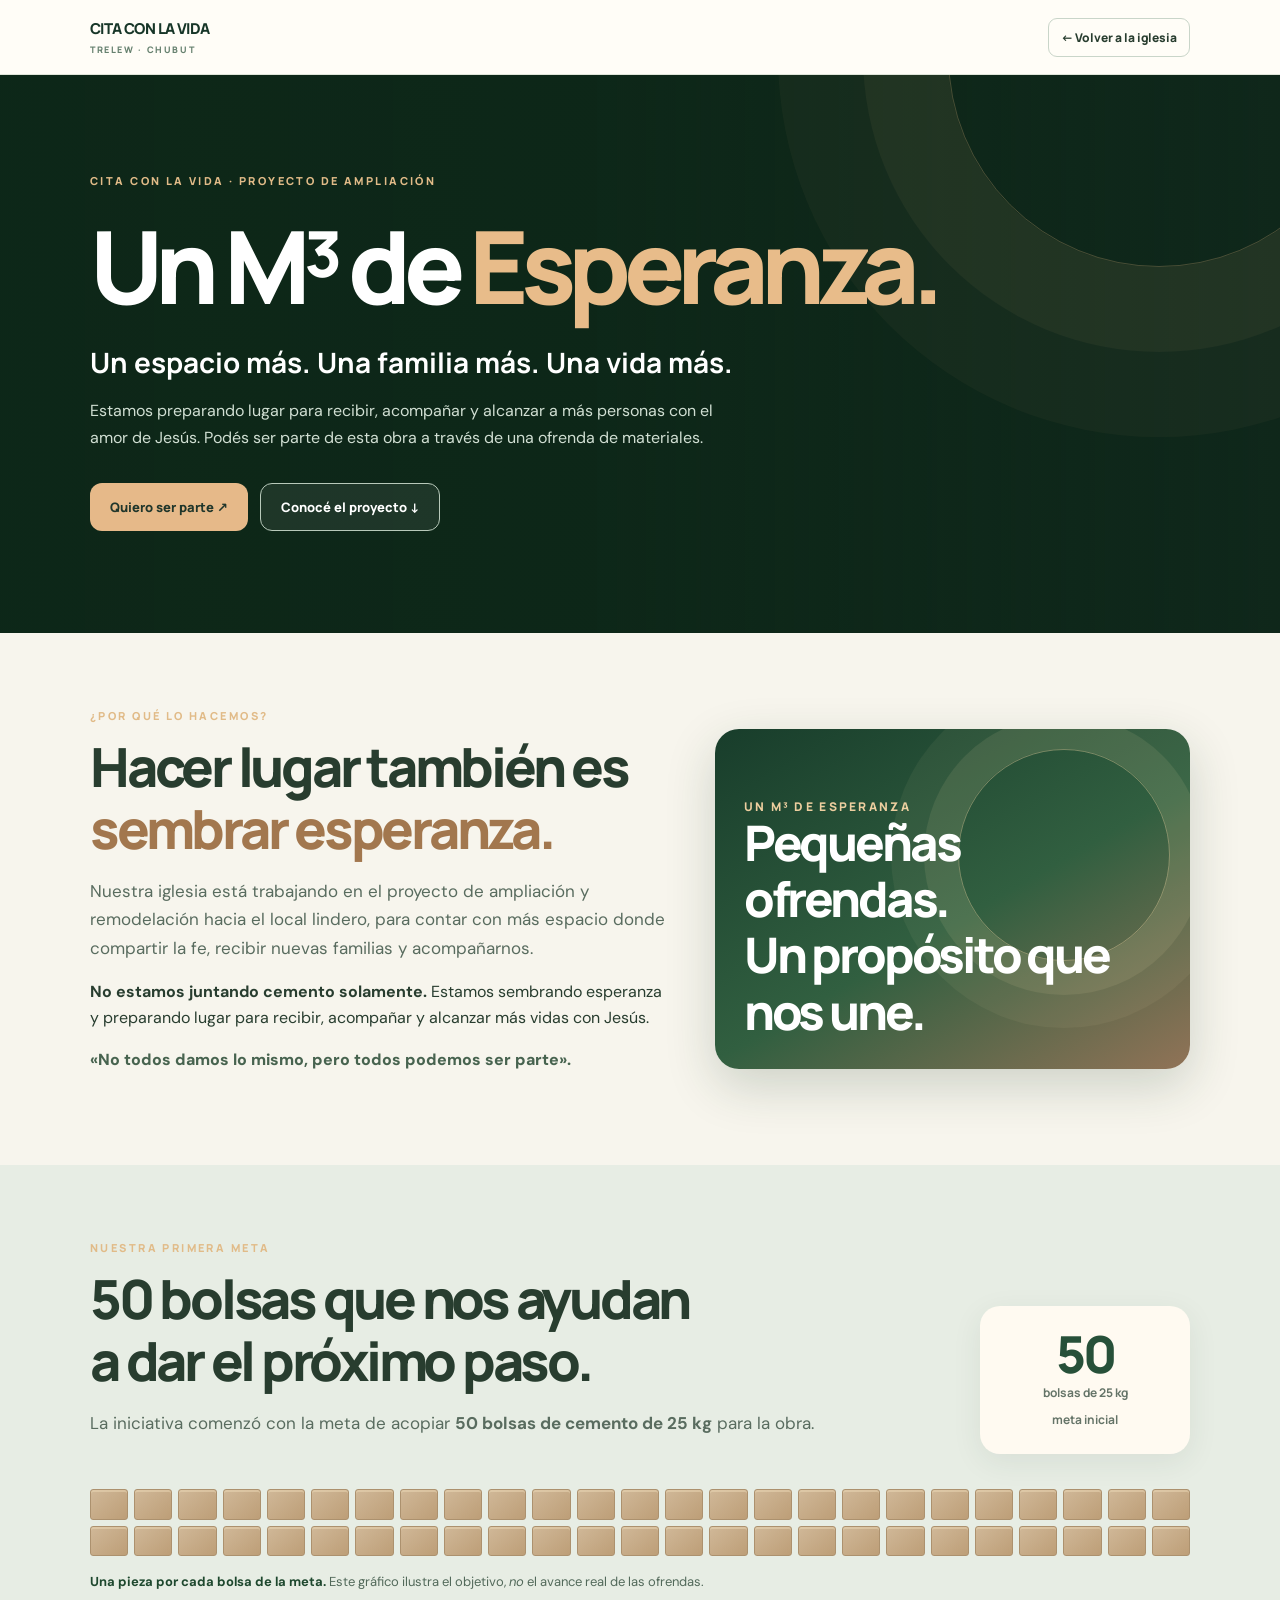
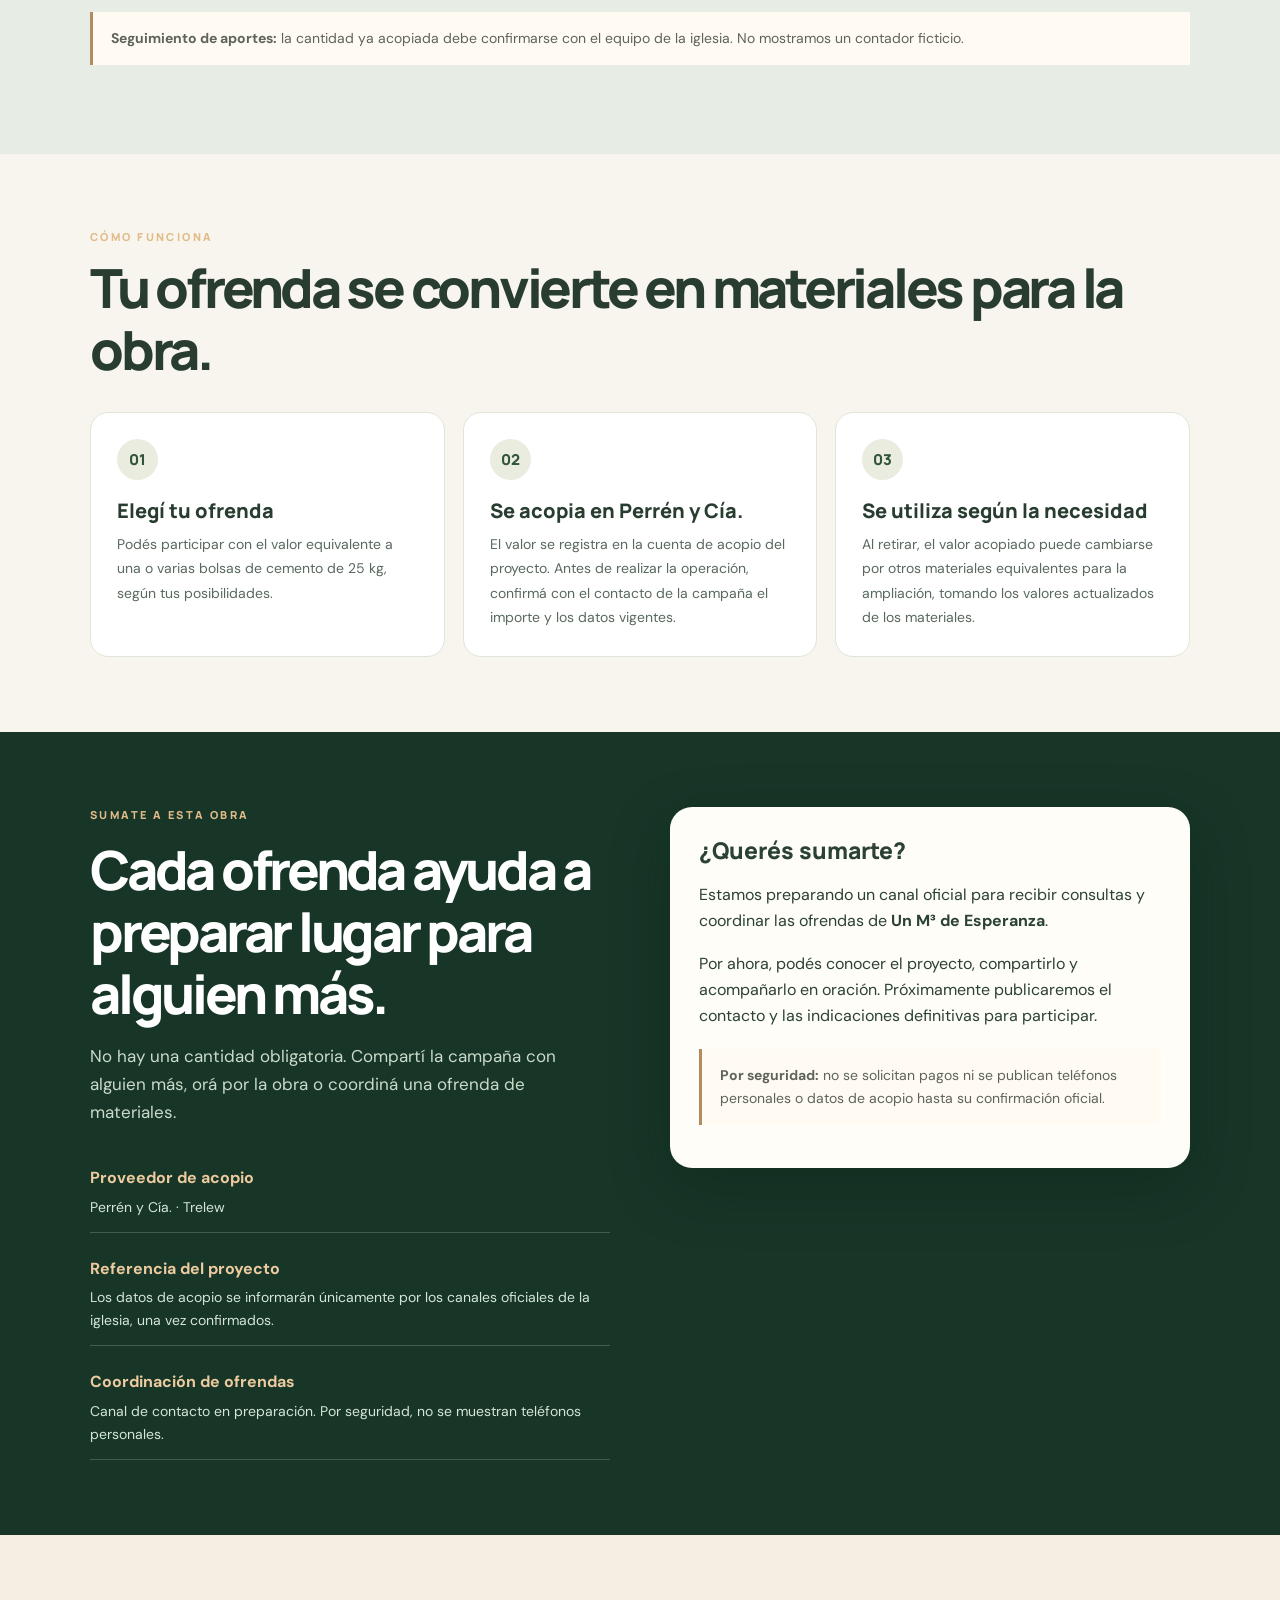
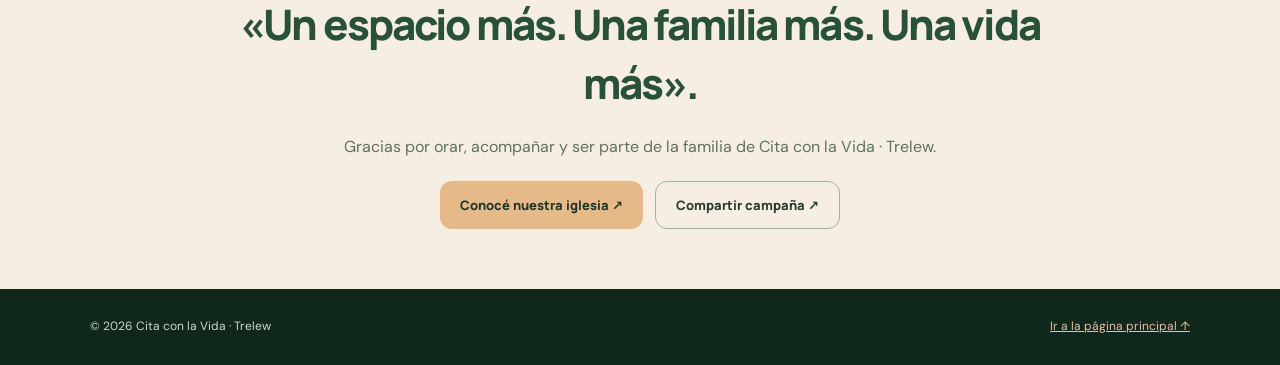
<file: esperanza.html>
<!DOCTYPE html>
<html lang="es-AR">
<head>
  <meta charset="utf-8">
  <meta name="viewport" content="width=device-width, initial-scale=1">
  <meta name="theme-color" content="#173628">
  <meta name="description" content="Un M³ de Esperanza: sumate a la ampliación de Cita con la Vida Trelew. Una ofrenda puede ayudar a preparar lugar para recibir y acompañar más vidas.">
  <meta property="og:type" content="website">
  <meta property="og:title" content="Un M³ de Esperanza | Cita con la Vida – Trelew">
  <meta property="og:description" content="Un espacio más. Una familia más. Una vida más. Conocé la campaña de acopio de materiales para ampliar nuestra iglesia.">
  <meta property="og:url" content="https://mauriciofabiangonzalez.github.io/Proyecto-Cita-con-la-vida/esperanza.html">
  <meta property="og:image" content="https://gcdn.picsart.com/picsart-mcp/d4e1e572-2b45-4aec-ad2f-eb64ba1ac11f.jpeg">
  <meta name="twitter:card" content="summary_large_image">
  <link rel="canonical" href="https://mauriciofabiangonzalez.github.io/Proyecto-Cita-con-la-vida/esperanza.html">
  <link rel="icon" href="https://gcdn.picsart.com/picsart-mcp/58b03c67-48f5-4c1a-afce-b814bc7481e7.png" type="image/png">
  <link rel="preconnect" href="https://fonts.googleapis.com">
  <link rel="preconnect" href="https://fonts.gstatic.com" crossorigin>
  <link href="https://fonts.googleapis.com/css2?family=DM+Sans:wght@400;500;600;700&family=Manrope:wght@400;600;700;800&display=swap" rel="stylesheet">
  <title>Un M³ de Esperanza — Cita con la Vida Trelew</title>
  <style>
    :root{--forest:#173628;--deep:#10271c;--leaf:#396148;--gold:#d7ad78;--cream:#f7f5ed;--paper:#fffdf7;--ink:#283d2f;--muted:#637367;--line:#dfe5d9;--font:'Manrope',system-ui,sans-serif;--body:'DM Sans',system-ui,sans-serif}
    *{box-sizing:border-box}html{scroll-behavior:smooth;scroll-padding-top:70px}body{margin:0;background:var(--cream);font:16px/1.65 var(--body);color:var(--ink)}a{color:inherit}img{max-width:100%;display:block}.wrap{width:min(1100px,calc(100% - 40px));margin:auto}
    .skip{position:absolute;top:-100px;left:20px;padding:10px;background:#fff;color:#111;z-index:50}.skip:focus{top:8px}
    .header{background:var(--paper);border-bottom:1px solid var(--line)}.header .wrap{display:flex;justify-content:space-between;align-items:center;gap:12px;min-height:74px}.logo{text-decoration:none;font:800 15px var(--font);letter-spacing:-.04em;color:var(--forest)}.logo small{display:block;letter-spacing:.18em;font-size:9px;color:#66816f;margin-top:4px}.home{text-decoration:none;font:800 12px var(--font);padding:10px 12px;border:1px solid #c9d5c9;border-radius:9px}
    .hero{position:relative;isolation:isolate;overflow:hidden;background:var(--deep);color:#fff;padding:92px 0 102px}.hero:before{content:"";position:absolute;inset:0;background:linear-gradient(90deg,rgba(13,39,24,.98) 0%,rgba(13,39,24,.91) 48%,rgba(13,39,24,.38)),url('https://gcdn.picsart.com/picsart-mcp/d4e1e572-2b45-4aec-ad2f-eb64ba1ac11f.jpeg') center/cover;z-index:-2}.hero:after{content:"";position:absolute;width:420px;height:420px;border:1px solid #d7ad784a;border-radius:50%;top:-230px;right:-90px;z-index:-1;box-shadow:0 0 0 85px #d7ad780e,0 0 0 170px #d7ad780a}
    .eyebrow{color:#e1bb88;font:800 11px var(--font);letter-spacing:.22em;text-transform:uppercase}.hero h1{font:800 clamp(48px,8.6vw,101px)/1.07 var(--font);letter-spacing:-.077em;margin:18px 0 22px;max-width:850px}.hero h1 em{color:#e8bc8a;font-style:normal}.hero .lead{font:700 clamp(18px,2.7vw,28px)/1.5 var(--font);max-width:670px;margin:0 0 15px}.hero p.note{max-width:625px;color:#d1dfd3;margin:0 0 32px}.actions{display:flex;flex-wrap:wrap;gap:12px}.button{display:inline-flex;align-items:center;justify-content:center;gap:14px;padding:14px 20px;border-radius:12px;font:800 13px var(--font);text-decoration:none;transition:transform .2s,background .2s}.button:hover{transform:translateY(-2px)}.button:focus-visible,a:focus-visible,select:focus-visible{outline:3px solid #e7af68;outline-offset:3px}.button-gold{background:#e6b989;color:#20362b}.button-light{color:#fff;border:1px solid #b8c9ba;background:#ffffff12}
    .section{padding:75px 0}.section-heading{font:800 clamp(32px,5vw,54px)/1.15 var(--font);letter-spacing:-.06em;margin:12px 0 18px}.section-intro{max-width:780px;color:#596c5f;font-size:17px}.verse{font-weight:800;color:#47634f}.story-grid{display:grid;grid-template-columns:1.1fr .9fr;gap:44px;align-items:center}.story p{max-width:650px}.mission-art{min-height:340px;border-radius:24px;padding:29px;display:flex;flex-direction:column;justify-content:end;position:relative;overflow:hidden;background:linear-gradient(150deg,#183d2b,#315f40 54%,#917357);color:#fff;box-shadow:0 17px 50px #193a2630}.mission-art:before{content:"";position:absolute;inset:20px 20px auto auto;width:210px;height:210px;border-radius:50%;border:1px solid #f2d6a566;box-shadow:0 0 0 34px #f8e4b217,0 0 0 67px #f8e4b20e}.mission-art span{font:800 12px var(--font);letter-spacing:.19em;color:#edce9f}.mission-art strong{position:relative;font:800 clamp(30px,4vw,49px)/1.15 var(--font);letter-spacing:-.065em;max-width:460px}
    .goal{background:#e7ede4}.goal-top{display:flex;justify-content:space-between;gap:30px;align-items:flex-end}.goal-top .section-heading{max-width:620px}.goal-metric{border-radius:20px;padding:22px 26px;background:#fffaf1;text-align:center;min-width:210px;box-shadow:0 8px 30px #25432e14}.goal-metric strong{font:800 51px var(--font);color:#275039;letter-spacing:-.06em;display:block;line-height:1}.goal-metric small{font:700 12px var(--font);color:#657468}.blocks{display:grid;grid-template-columns:repeat(25,1fr);gap:6px;margin:35px 0 15px}.block{aspect-ratio:1.25;background:linear-gradient(140deg,#d0b898,#bd9e77);border-radius:3px;border:1px solid #ac916e;box-shadow:inset 0 2px 0 #f0ddba70}.goal-caption{font-size:13px;color:#52695a;margin:0}.goal-caption strong{color:#1e482e}.status{margin-top:19px;padding:15px 18px;border-left:3px solid #b48b61;background:#fffaf2;color:#5e6459;font-size:14px}
    .steps{display:grid;grid-template-columns:repeat(3,1fr);gap:18px;margin-top:32px}.step{background:#fff;border:1px solid var(--line);padding:26px;border-radius:18px}.step .number{display:inline-grid;place-items:center;width:41px;height:41px;border-radius:50%;background:#e9ecdf;color:#31543b;font:800 15px var(--font)}.step h3{font:800 20px var(--font);margin:17px 0 8px}.step p{font-size:14px;line-height:1.75;color:#59695d;margin:0}
    .participate{background:var(--forest);color:#fff}.participate-grid{display:grid;grid-template-columns:1fr 1fr;gap:60px;align-items:start}.participate .section-heading{margin-top:16px}.participate .section-intro{color:#cbdaca}.join-box{border-radius:22px;padding:29px;background:#fffdf7;color:#2b4232;box-shadow:0 20px 60px #06150d45}.join-box label{font:800 14px var(--font);display:block;margin-bottom:9px}.join-box select{width:100%;padding:14px 15px;border-radius:12px;border:1px solid #b8cbbb;background:#fff;font:700 16px var(--body);color:#23412e}.join-box .quantity{font-size:14px;color:#586f5d;margin:13px 0 22px}.join-box .button{width:100%;background:#26533a;color:white}.join-box small{display:block;margin-top:13px;color:#6c766b;line-height:1.6}.details{display:grid;gap:10px;margin-top:26px}.detail{padding:13px 0;border-bottom:1px solid #ffffff30}.detail b{color:#edcb9f}.detail span{display:block;color:#d5e5d6;margin-top:4px;font-size:14px}.detail code{font:700 14px var(--font);color:#fff}
    .closing{background:#f6eee2;padding:60px 0;text-align:center}.closing blockquote{font:800 clamp(25px,4vw,42px)/1.4 var(--font);letter-spacing:-.045em;color:#29513a;margin:0 auto;max-width:800px}.closing p{margin:21px auto;max-width:630px;color:#607162}.footer{padding:28px 0;background:#10271b;color:#c9ddce}.footer .wrap{display:flex;flex-wrap:wrap;align-items:center;justify-content:space-between;gap:10px;font-size:12px}.footer a{color:#ebc29d}
    @media(max-width:760px){.hero{padding:70px 0 77px}.hero:before{background:linear-gradient(90deg,#10291fed,#10291fc9),url('https://gcdn.picsart.com/picsart-mcp/d4e1e572-2b45-4aec-ad2f-eb64ba1ac11f.jpeg') center/cover}.story-grid,.participate-grid{grid-template-columns:1fr;gap:25px}.section{padding:55px 0}.goal-top{align-items:start;flex-direction:column;gap:15px}.goal-metric{width:100%;display:flex;align-items:center;gap:12px;text-align:left;min-width:0}.goal-metric strong{font-size:42px}.blocks{grid-template-columns:repeat(10,1fr);gap:5px}.steps{grid-template-columns:1fr}.mission-art{min-height:270px}.join-box{padding:21px}.header .wrap{min-height:67px}}
    @media(prefers-reduced-motion:reduce){html{scroll-behavior:auto}.button{transition:none}}
  </style>
</head>
<body>
  <a class="skip" href="#contenido">Saltar al contenido</a>
  <header class="header"><div class="wrap"><a class="logo" href="index.html">CITA CON LA VIDA<small>TRELEW · CHUBUT</small></a><a class="home" href="index.html">← Volver a la iglesia</a></div></header>
  <main id="contenido">
    <section class="hero" aria-labelledby="hero-title">
      <div class="wrap">
        <span class="eyebrow">Cita con la Vida · Proyecto de ampliación</span>
        <h1 id="hero-title">Un M³ de <em>Esperanza.</em></h1>
        <p class="lead">Un espacio más. Una familia más. Una vida más.</p>
        <p class="note">Estamos preparando lugar para recibir, acompañar y alcanzar a más personas con el amor de Jesús. Podés ser parte de esta obra a través de una ofrenda de materiales.</p>
        <div class="actions"><a class="button button-gold" href="#sumate">Quiero ser parte ↗</a><a class="button button-light" href="#proyecto">Conocé el proyecto ↓</a></div>
      </div>
    </section>
    <section id="proyecto" class="section story" aria-labelledby="project-title">
      <div class="wrap story-grid">
        <div>
          <div class="eyebrow">¿Por qué lo hacemos?</div>
          <h2 id="project-title" class="section-heading">Hacer lugar también es <span style="color:#a2774e">sembrar esperanza.</span></h2>
          <p class="section-intro">Nuestra iglesia está trabajando en el proyecto de ampliación y remodelación hacia el local lindero, para contar con más espacio donde compartir la fe, recibir nuevas familias y acompañarnos.</p>
          <p><strong>No estamos juntando cemento solamente.</strong> Estamos sembrando esperanza y preparando lugar para recibir, acompañar y alcanzar más vidas con Jesús.</p>
          <p class="verse">«No todos damos lo mismo, pero todos podemos ser parte».</p>
        </div>
        <div class="mission-art" aria-label="Un espacio más. Una familia más. Una vida más."><span>UN M³ DE ESPERANZA</span><strong>Pequeñas ofrendas.<br>Un propósito que nos une.</strong></div>
      </div>
    </section>
    <section class="section goal" id="meta" aria-labelledby="goal-title">
      <div class="wrap">
        <div class="goal-top"><div><div class="eyebrow">Nuestra primera meta</div><h2 id="goal-title" class="section-heading">50 bolsas que nos ayudan a dar el próximo paso.</h2><p class="section-intro">La iniciativa comenzó con la meta de acopiar <strong>50 bolsas de cemento de 25 kg</strong> para la obra.</p></div><div class="goal-metric" aria-label="Meta inicial: cincuenta bolsas de veinticinco kilogramos"><strong>50</strong><small>bolsas de 25 kg<br>meta inicial</small></div></div>
        <div class="blocks" aria-hidden="true">
          <span class="block"></span><span class="block"></span><span class="block"></span><span class="block"></span><span class="block"></span><span class="block"></span><span class="block"></span><span class="block"></span><span class="block"></span><span class="block"></span><span class="block"></span><span class="block"></span><span class="block"></span><span class="block"></span><span class="block"></span><span class="block"></span><span class="block"></span><span class="block"></span><span class="block"></span><span class="block"></span><span class="block"></span><span class="block"></span><span class="block"></span><span class="block"></span><span class="block"></span><span class="block"></span><span class="block"></span><span class="block"></span><span class="block"></span><span class="block"></span><span class="block"></span><span class="block"></span><span class="block"></span><span class="block"></span><span class="block"></span><span class="block"></span><span class="block"></span><span class="block"></span><span class="block"></span><span class="block"></span><span class="block"></span><span class="block"></span><span class="block"></span><span class="block"></span><span class="block"></span><span class="block"></span><span class="block"></span><span class="block"></span><span class="block"></span><span class="block"></span>
        </div>
        <p class="goal-caption"><strong>Una pieza por cada bolsa de la meta.</strong> Este gráfico ilustra el objetivo, <em>no</em> el avance real de las ofrendas.</p>
        <p class="status"><strong>Seguimiento de aportes:</strong> la cantidad ya acopiada debe confirmarse con el equipo de la iglesia. No mostramos un contador ficticio.</p>
      </div>
    </section>
    <section class="section" aria-labelledby="works-title">
      <div class="wrap">
        <div class="eyebrow">Cómo funciona</div><h2 id="works-title" class="section-heading">Tu ofrenda se convierte en materiales para la obra.</h2>
        <div class="steps">
          <article class="step"><span class="number">01</span><h3>Elegí tu ofrenda</h3><p>Podés participar con el valor equivalente a una o varias bolsas de cemento de 25 kg, según tus posibilidades.</p></article>
          <article class="step"><span class="number">02</span><h3>Se acopia en Perrén y Cía.</h3><p>El valor se registra en la cuenta de acopio del proyecto. Antes de realizar la operación, confirmá con el contacto de la campaña el importe y los datos vigentes.</p></article>
          <article class="step"><span class="number">03</span><h3>Se utiliza según la necesidad</h3><p>Al retirar, el valor acopiado puede cambiarse por otros materiales equivalentes para la ampliación, tomando los valores actualizados de los materiales.</p></article>
        </div>
      </div>
    </section>
    <section id="sumate" class="section participate" aria-labelledby="join-title">
      <div class="wrap participate-grid">
        <div><div class="eyebrow">Sumate a esta obra</div><h2 id="join-title" class="section-heading">Cada ofrenda ayuda a preparar lugar para alguien más.</h2><p class="section-intro">No hay una cantidad obligatoria. Compartí la campaña con alguien más, orá por la obra o coordiná una ofrenda de materiales.</p>
          <div class="details">
            <div class="detail"><b>Proveedor de acopio</b><span>Perrén y Cía. · Trelew</span></div>
            <div class="detail"><b>Referencia del proyecto</b><span>Los datos de acopio se informarán únicamente por los canales oficiales de la iglesia, una vez confirmados.</span></div>
            <div class="detail"><b>Coordinación de ofrendas</b><span>Canal de contacto en preparación. Por seguridad, no se muestran teléfonos personales.</span></div>
          </div>
        </div>
        <div class="join-box">
          <h3 style="font:800 23px/1.3 var(--font);margin:0 0 14px">¿Querés sumarte?</h3>
          <p>Estamos preparando un canal oficial para recibir consultas y coordinar las ofrendas de <strong>Un M³ de Esperanza</strong>.</p>
          <p>Por ahora, podés conocer el proyecto, compartirlo y acompañarlo en oración. Próximamente publicaremos el contacto y las indicaciones definitivas para participar.</p>
          <p class="status"><strong>Por seguridad:</strong> no se solicitan pagos ni se publican teléfonos personales o datos de acopio hasta su confirmación oficial.</p>
        </div>
      </div>
    </section>
    <section class="closing"><div class="wrap"><blockquote>«Un espacio más. Una familia más. Una vida más».</blockquote><p>Gracias por orar, acompañar y ser parte de la familia de Cita con la Vida · Trelew.</p><div class="actions" style="justify-content:center"><a class="button button-gold" href="index.html">Conocé nuestra iglesia ↗</a><a class="button" style="border:1px solid #9db5a2" href="https://wa.me/?text=Sumate%20a%20Un%20M%C2%B3%20de%20Esperanza%20de%20Cita%20con%20la%20Vida%20Trelew%3A%20https%3A%2F%2Fmauriciofabiangonzalez.github.io%2FProyecto-Cita-con-la-vida%2Fesperanza.html" target="_blank" rel="noopener noreferrer">Compartir campaña ↗</a></div></div></section>
  </main>
  <footer class="footer"><div class="wrap"><span>© <span id="year">2026</span> Cita con la Vida · Trelew</span><a href="index.html">Ir a la página principal ↑</a></div></footer>
  <script>document.getElementById('year').textContent=new Date().getFullYear();</script>
</body>
</html>
</file>
